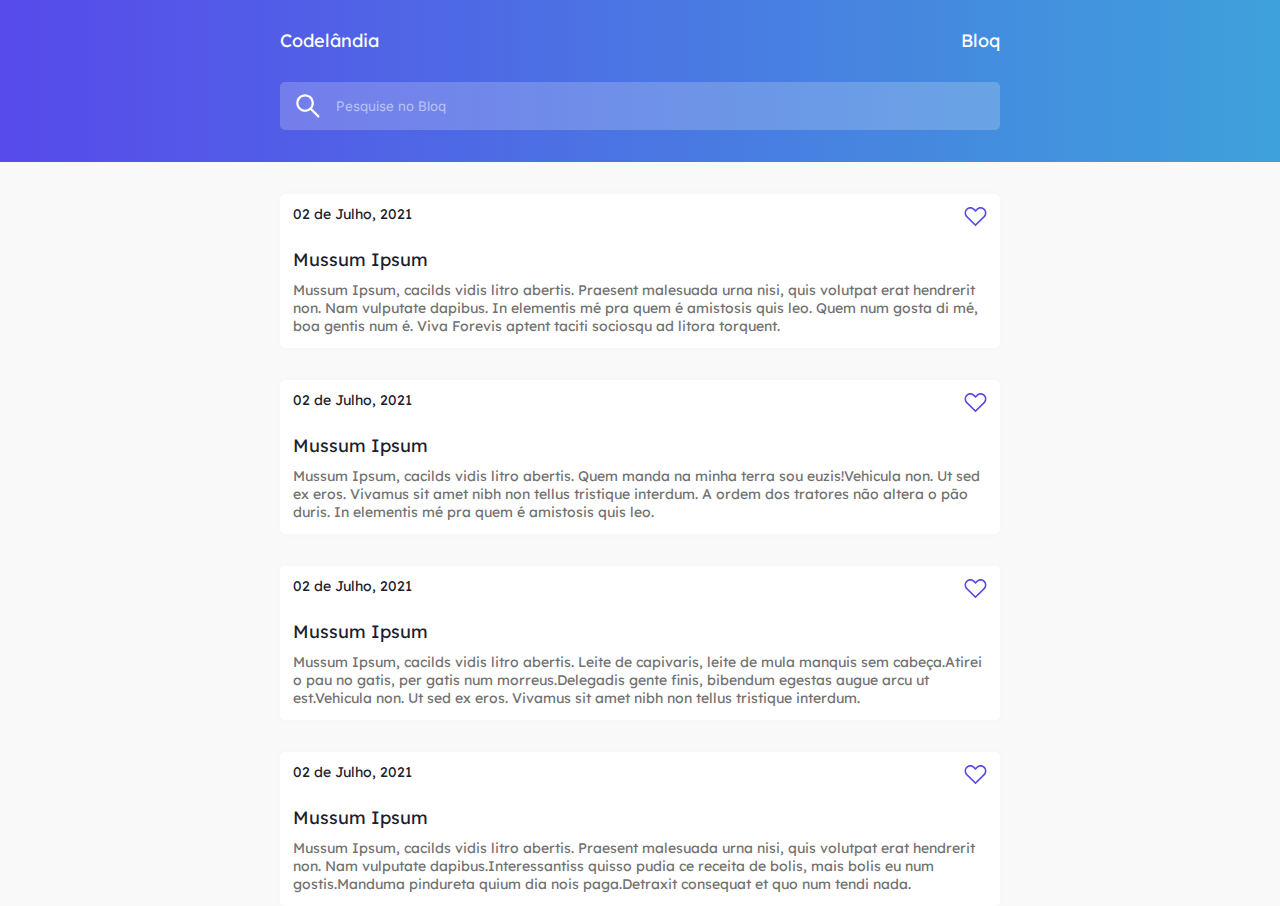
<file: bloq-estudo-html-css/index.html>
<!DOCTYPE html>
<html lang="pt-br">
<head>
    <meta charset="UTF-8">
    <meta http-equiv="X-UA-Compatible" content="IE=edge">
    <meta name="viewport" content="width=device-width, initial-scale=1.0">
    <link rel="preconnect" href="https://fonts.googleapis.com">
    <link rel="preconnect" href="https://fonts.gstatic.com" crossorigin>
    <link href="https://fonts.googleapis.com/css2?family=Inter:wght@500&family=Lexend+Deca&display=swap" rel="stylesheet">
    <link rel="stylesheet" href="assets/css/base/base.css">
    <link rel="stylesheet" href="assets/css/header.css">
    <link rel="stylesheet" href="assets/css/cartoes.css">
    <title>Home | Codelândia</title>
</head>
<body>
    <header class="cabecalho container">
        <div class="container cabecalho__texto">
            <a href="#" class="cabecalho__titulos">Codelândia</a>
            <a href="#" class="cabecalho__titulos">Bloq</a>
        </div>
        <input class="input input--icone input--lupa" type="text" placeholder="Pesquise no Bloq">
    </header>
    <main>
        <section class="container">
            <div class="cartao">
                <a href="#" class="cartao__link">
                    <!--O Coração tem que ser um contador (provavelmente com JS), e deve ter que ficar
                        fora do link para funcionar, se sim, eu tenho que tirar o flex da data e do coração e arrumar-->
                    <div class="cartao__cabecalho">
                        <p class="cartao__data">02 de Julho, 2021</p>
                        <img src="assets/img/coracao.svg" alt="Like" class="cartao__coracao">
                    </div>
                    <p class="cartao__titulo">Mussum Ipsum</p>
                    <p class="cartao__texto">Mussum Ipsum, cacilds vidis litro abertis.
                         Praesent malesuada urna nisi, quis volutpat erat hendrerit non.
                         Nam vulputate dapibus. In elementis mé pra quem é amistosis quis
                         leo. Quem num gosta di mé, boa gentis num é. Viva Forevis aptent
                         taciti sociosqu ad litora torquent.</p>
                </a>
            </div>
            <div class="cartao">
                <a href="#" class="cartao__link">
                    <div class="cartao__cabecalho">
                        <p class="cartao__data">02 de Julho, 2021</p>
                        <img src="assets/img/coracao.svg" alt="Like" class="cartao__coracao">
                    </div>
                    <p class="cartao__titulo">Mussum Ipsum</p>
                    <p class="cartao__texto">Mussum Ipsum, cacilds vidis litro abertis. 
                        Quem manda na minha terra sou euzis!Vehicula non. Ut sed ex eros. 
                        Vivamus sit amet nibh non tellus tristique interdum. A ordem dos 
                        tratores não altera o pão duris. In elementis mé pra quem é amistosis quis leo.</p>
                </a>
            </div>
            <div class="cartao">
                <a href="#" class="cartao__link">
                    <div class="cartao__cabecalho">
                        <p class="cartao__data">02 de Julho, 2021</p>
                        <img src="assets/img/coracao.svg" alt="Like" class="cartao__coracao">
                    </div>
                    <p class="cartao__titulo">Mussum Ipsum</p>
                    <p class="cartao__texto">Mussum Ipsum, cacilds vidis litro abertis. 
                        Leite de capivaris, leite de mula manquis sem cabeça.Atirei o pau 
                        no gatis, per gatis num morreus.Delegadis gente finis, bibendum 
                        egestas augue arcu ut est.Vehicula non. Ut sed ex eros. Vivamus 
                        sit amet nibh non tellus tristique interdum.</p>
                </a>
            </div>
            <div class="cartao">
                <a href="#" class="cartao__link">
                    <div class="cartao__cabecalho">
                        <p class="cartao__data">02 de Julho, 2021</p>
                        <img src="assets/img/coracao.svg" alt="Like" class="cartao__coracao">
                    </div>
                    <p class="cartao__titulo">Mussum Ipsum</p>
                    <p class="cartao__texto">Mussum Ipsum, cacilds vidis litro abertis. 
                        Praesent malesuada urna nisi, quis volutpat erat hendrerit non. 
                        Nam vulputate dapibus.Interessantiss quisso pudia ce receita de 
                        bolis, mais bolis eu num gostis.Manduma pindureta quium dia nois 
                        paga.Detraxit consequat et quo num tendi nada.</p>
                </a>
            </div>
        </section>
    </main>
    <footer>

    </footer>
</body>
</html>
</file>
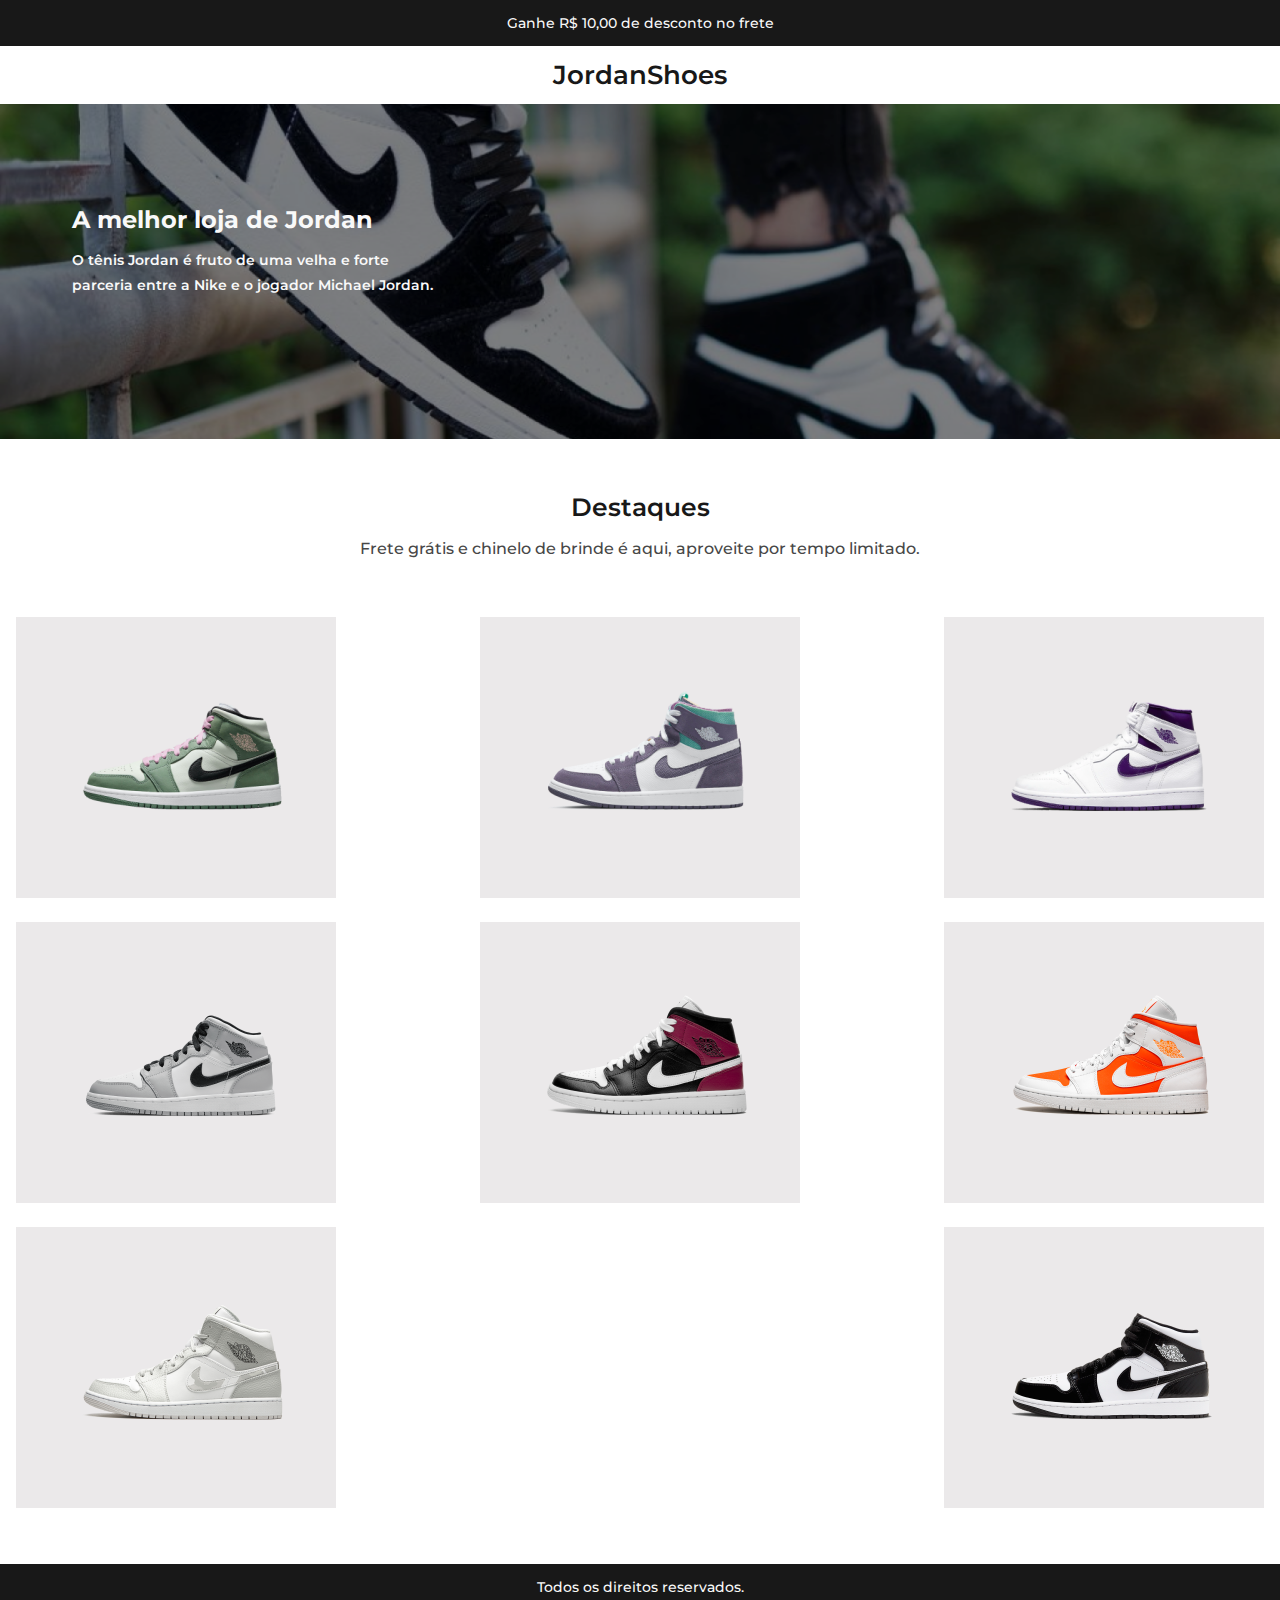
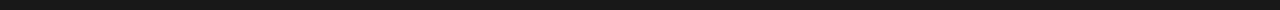
<file: JordanShoes-html-css/index.html>
<!DOCTYPE html>
<html lang="pt-br">
<head>
    <meta charset="UTF-8">
    <meta http-equiv="X-UA-Compatible" content="IE=edge">
    <meta name="viewport" content="width=device-width, initial-scale=1.0">
    <title>Home | JordanShoes</title>
    <link rel="preconnect" href="https://fonts.googleapis.com">
    <link rel="preconnect" href="https://fonts.gstatic.com" crossorigin>
    <link href="https://fonts.googleapis.com/css2?family=Montserrat:wght@500;600;700&display=swap" rel="stylesheet">
    <link rel="stylesheet" href="../JordanShoes-html-css/assets/css/base/base.css">
    <link rel="stylesheet" href="assets/css/header.css">
    <link rel="stylesheet" href="assets/css/banner.css">
    <link rel="stylesheet" href="assets/css/destaques.css">
    <link rel="stylesheet" href="assets/css/cartoes.css">
    <link rel="stylesheet" href="assets/css/footer.css">
</head>
<body>
    <header class="cabecalho">
        <p class="cabecalho-promo">Ganhe R$ 10,00 de desconto no frete</p>
    </header>
    <main>
        <section class="banner">
            <p class="banner-titulo">JordanShoes</p>
            <img src="assets/img/banner-mobile.png" alt="Banner de sapatos" class="cabecalho-banner banner-mobile">
            <img src="assets/img/banner.png" alt="Banner de sapatos" class="cabecalho-banner banner-pc">
            <div class="texto container">
                <p class="banner--titulo-texto banner--titulo-texto-pc">A melhor loja de Jordan</p>
                <p class="banner-texto banner-texto-pc">O tênis Jordan é fruto de uma velha 
                    e forte <br> parceria entre a Nike e o jogador Michael Jordan.</p>
            </div>
        </section>
        <section class="container destaques">
            <p class="destaques--titulo">Destaques</p>
            <p class="destaques--textos">Frete grátis e chinelo de brinde é aqui, aproveite por tempo limitado. </p>
        </section>
        <section class="cartoes container">
            <ul class="cartao__ul">
                <li class="cartao__li"><a href="#" class="cartao__link"><img src="assets/img/tenis1.png" alt="" class="cartao__imagem"></a></li>
                <li class="cartao__li"><a href="#" class="cartao__link"><img src="assets/img/tenis2.png" alt="" class="cartao__imagem"></a></li>
                <li class="cartao__li"><a href="#" class="cartao__link"><img src="assets/img/tenis3.png" alt="" class="cartao__imagem"></a></li>
                <li class="cartao__li"><a href="#" class="cartao__link"><img src="assets/img/tenis4.png" alt="" class="cartao__imagem"></a></li>
                <li class="cartao__li"><a href="#" class="cartao__link"><img src="assets/img/tenis5.png" alt="" class="cartao__imagem"></a></li>
                <li class="cartao__li"><a href="#" class="cartao__link"><img src="assets/img/tenis6.png" alt="" class="cartao__imagem"></a></li>
                <li class="cartao__li"><a href="#" class="cartao__link"><img src="assets/img/tenis7.png" alt="" class="cartao__imagem"></a></li>
                <li class="cartao__li"><a href="#" class="cartao__link"><img src="assets/img/tenis8.png" alt="" class="cartao__imagem"></a></li>
            </ul>
        </section>

    </main>
    <footer>
        <p class="footer">Todos os direitos reservados.</p>
    </footer>
</body>
</html>
</file>
<file: bloq-estudo-html-css/assets/css/header.css>
.cabecalho {
    background: linear-gradient(90deg, #574AEB 0%, #3EA1DB 100%);
}

.input {
    font-family: var(--inter);

    width: 100%;
    
    padding-top: 1rem;
    padding-bottom: 1rem;
    
    border-radius: 5px;
    border: none;

    margin-bottom: 2rem;

    box-sizing: border-box;

    background-color: var(--branco-transparente);
}

input::placeholder {
    color: var(--branco);
    opacity: 0.5;
}

.input--icone {
    background-image: url(../../assets/img/lupa.svg);
}

.input--lupa {
    padding-left: 3.5rem;
    background-repeat: no-repeat;
    background-position: left 1rem center;
}

.cabecalho__texto {
    display: flex;
    justify-content: space-between;
}

.cabecalho__titulos {
    font-family: inherit;
    font-size: 18px;
    color: var(--branco);
    margin-top: 2rem;
    margin-bottom: 2rem;
    text-decoration: none;
    transition: 1s all;
}

.cabecalho__titulos:hover {
    transform: scale(1.1);
}
</file>
<file: bloq-estudo-html-css/assets/css/cartoes.css>
.cartao {
    margin-top: 2rem;
    padding: .75rem;
    
    box-sizing: border-box;
    
    border: 1px solid var(--branco-transparente);
    border-radius: 5px;

    background-color: var(--branco);

    box-shadow: 0px 0px 10px #13131f05;
}

.cartao__link {
    text-decoration: none;
    color: var(--cinza-dark);
}

.cartao__cabecalho {
    display: flex;
    justify-content: space-between;
    padding-bottom: 1.5rem;
}

.cartao__titulo {
    font-size: 18px;
    font-family: inherit;
    padding-bottom: .75rem;
}

.cartao__texto {
    color: var(--cinza);
    font-family: inherit;
    line-height: normal;
    font-size: inherit;
}
</file>
<file: JordanShoes-html-css/assets/css/header.css>
.cabecalho-promo {
    background-color: var(--preto-ligth);
    font-weight: inherit;
    font-family: inherit;
    color: var(--branco);
    padding: 1rem;
    text-align: center;
    font-size: 14px;
}

.cabecalho-titulo {
    font-weight: var(--font-titulo);
    text-align: center;
    font-size: 26px;

    padding: 1rem;
}

.cabecalho-banner {
    width: 100%;
}

.texto {
    position: absolute;
}

.cabecalho--titulo-texto {
    color: var(--branco);
    font-weight: var(--font-titulo-banner);
    font-size: 24px;
    padding-top: 6.6rem;
    padding-bottom: 1rem;
}

.cabecalho-texto {
    font-weight: var(--font-titulo);
    color: var(--branco);
    font-size: 14px;
    line-height: 25px;
}

.cabecalho-mobile {
    filter: brightness(50%);
    display: inline-block;
    position: absolute;
}

.cabecalho-pc {
    display: none;
}

@media screen and (min-width:1024px) {
    .cabecalho-mobile {
        display: none;
    }
    
    .cabecalho-pc {
        display: inline;
        position: absolute;
    }

}
</file>
<file: JordanShoes-html-css/assets/css/banner.css>
.banner {
    display: flex;
    flex-flow: column;
}

.banner-titulo {
    font-weight: var(--font-titulo);
    text-align: center;
    font-size: 26px;
    color: inherit;

    padding: 1rem;
}

.cabecalho-banner {
    width: 100%;
}

.texto {
    position: absolute;
    padding-top: 3.5rem;
}

.banner--titulo-texto {
    color: var(--branco);
    font-weight: var(--font-titulo-banner);
    font-size: 24px;
    padding-top: 6.6rem;
    padding-bottom: 1rem;
}

.banner-texto {
    font-weight: var(--font-titulo);
    color: var(--branco);
    font-size: 14px;
    line-height: 25px;
}

.banner-mobile {
    filter: brightness(50%);
}

.banner-pc {
    display: none;
}

@media screen and (min-width:1024px) {
    .banner-mobile {
        display: none;
    }
    
    .banner-pc {
        filter: brightness(50%);
        display: inline;
    }

    .banner--titulo-texto-pc {
        padding-left: 3.5rem;
    }

    .banner-texto-pc {
        padding-left: 3.5rem;
    }
}
</file>
<file: JordanShoes-html-css/assets/css/destaques.css>
.destaques {
    padding-top: 3.5rem;
    padding-bottom: 3.5rem;
    line-height: 25px;
    font-family: inherit;
    text-align: center;
}

.destaques--titulo {
    font-weight: var(--font-titulo);
    font-size: 25px;
    padding-bottom: 1rem;
    color: inherit;
}

.destaques--textos {
    color: var(--cinza);
}
</file>
<file: JordanShoes-html-css/assets/css/cartoes.css>
.cartao__ul {
    display: flex;
    flex-wrap: wrap;
    justify-content: space-between;
}

.cartao__li {
    padding: 4rem;
    padding-left: 2.5rem;
    background-color: var(--branco-200);
    box-sizing: border-box;
    width: 320px;

    margin-bottom: 1.5rem;
}

@media screen and (min-width:1440px) {
    .cartoes {
        margin-left: 3rem;
        margin-right: 3rem;
    }

    .cartao__li {
        margin-bottom: 2rem;
    }
}
</file>
<file: JordanShoes-html-css/assets/css/footer.css>
.footer {
    background-color: var(--preto-ligth);
    color: var(--branco);
    font-weight: inherit;
    font-family: inherit;
    padding: 1rem;
    text-align: center;
    font-size: 14px;
    margin-top: 2rem;
}
</file>
<file: bloq-estudo-html-css/assets/css/base/base.css>
@import url(../base/_reset.css);
@import url(../base/_variaveis.css);

.container {
    padding-right: 1rem;
    padding-left: 1rem;
}

body {
    font-family: var(--lexend);
    font-size: 14px;
    background-color: var(--branco-200);
}

@media screen and (min-width:1024px) {
    .container {
        padding-left: calc((100% - 720px)/2);
        padding-right: calc((100% - 720px)/2);
    }

}
</file>
<file: JordanShoes-html-css/assets/css/base/base.css>
@import url(../base/_reset.css);
@import url(../base/_variaveis.css);

body {
    font-weight: var(--font-texto);
    font-family: var(--font);
    color: var(--preto-ligth);
}

.container {
    padding-left: 1rem;
    padding-right: 1rem;
}
</file>
